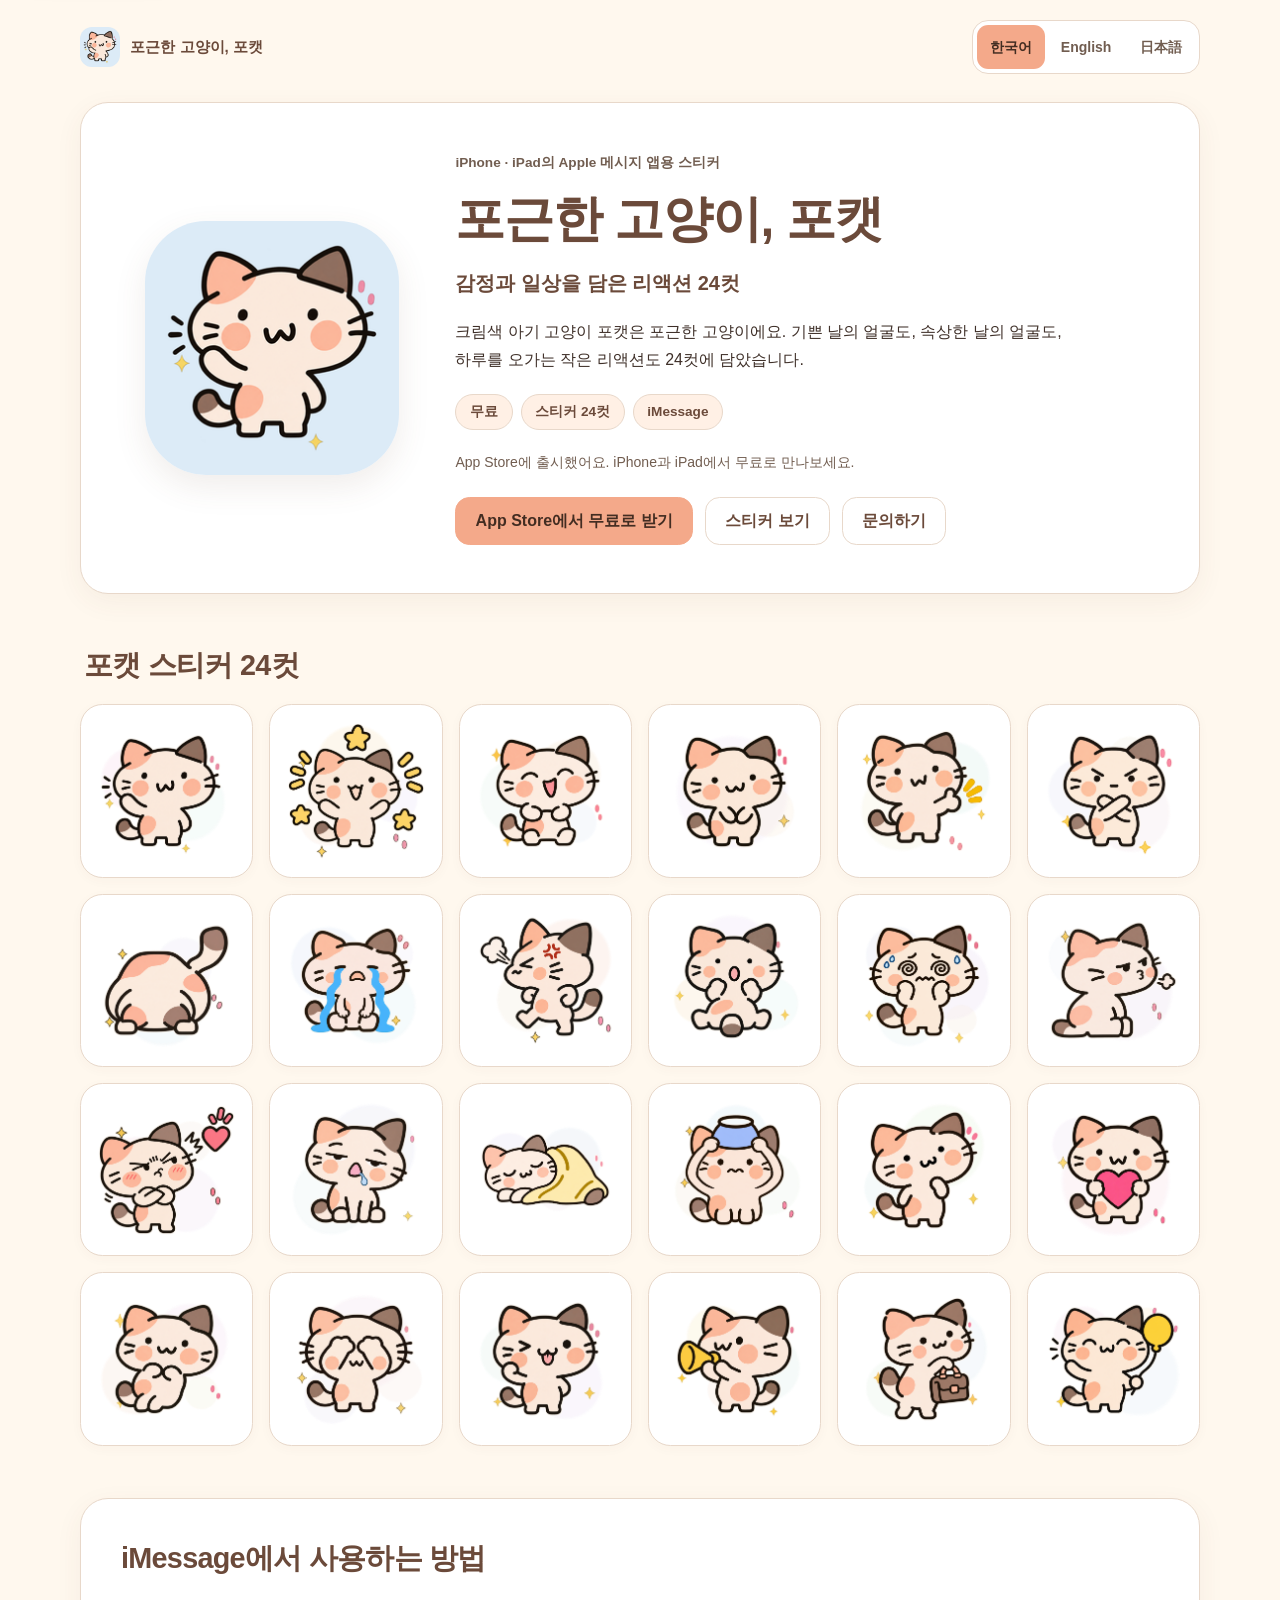
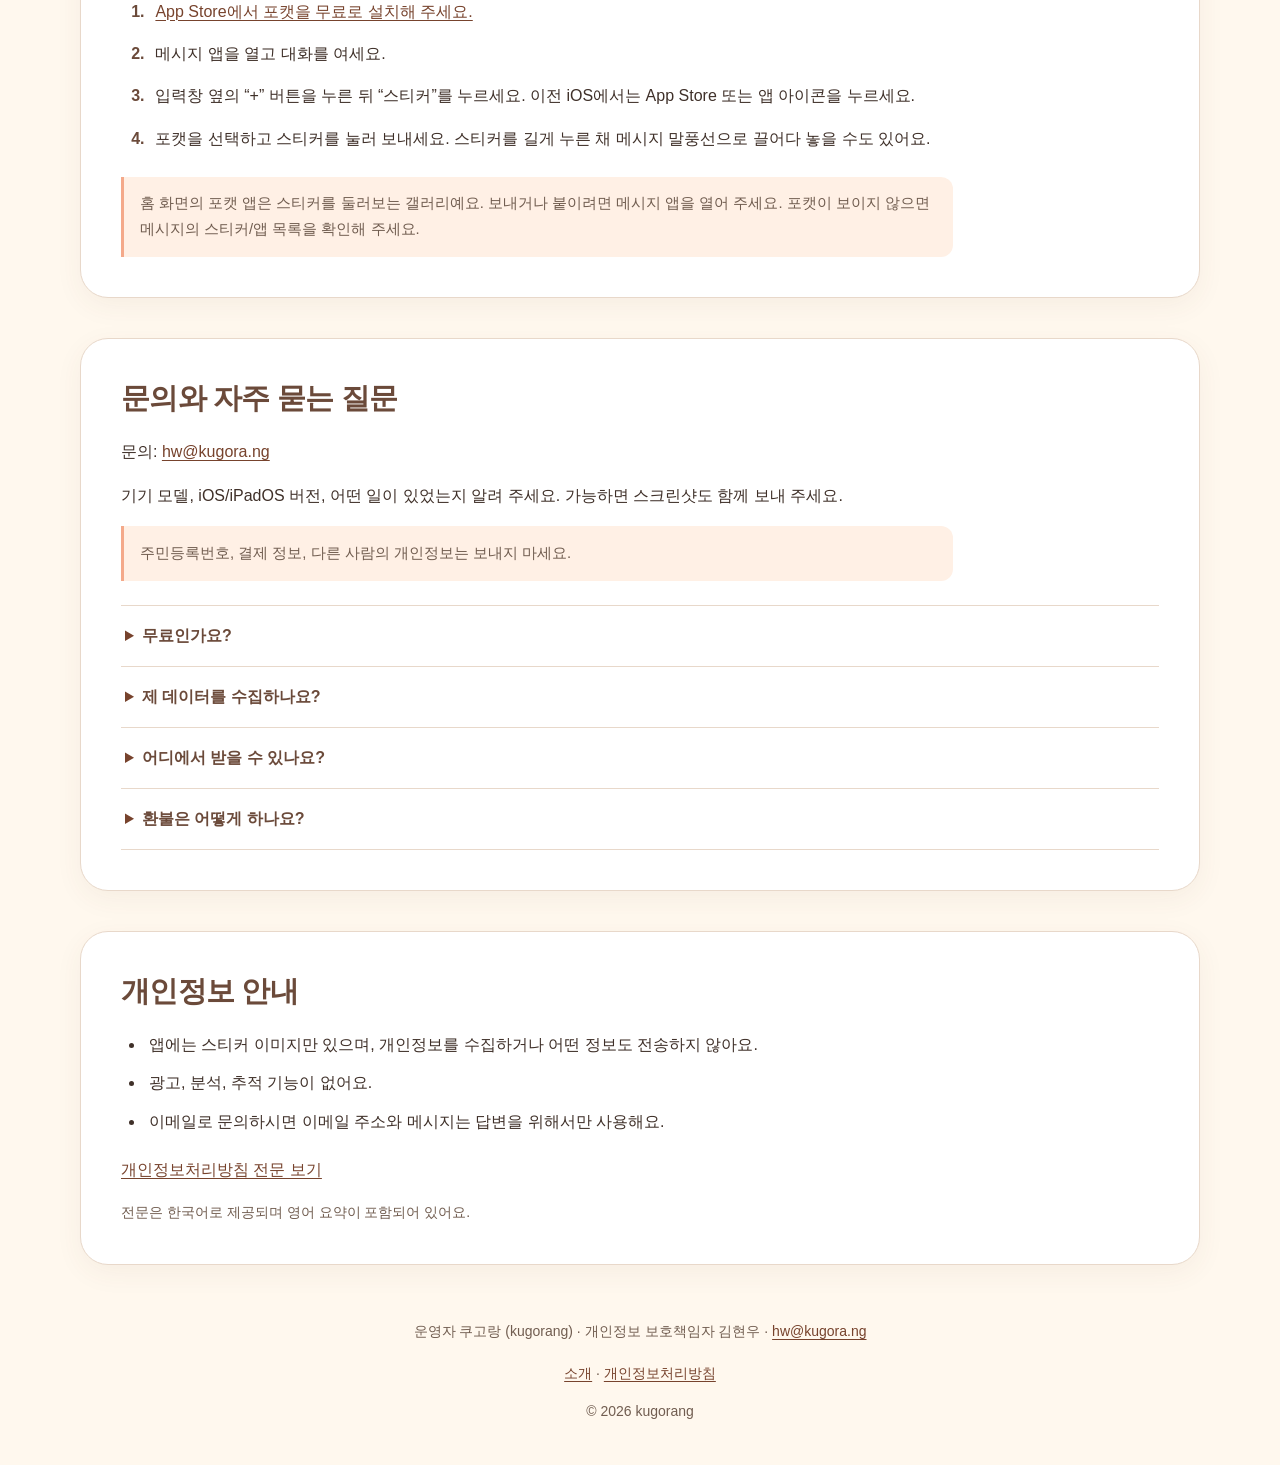
<file: index.html>
<!doctype html>
<html lang="ko" data-language="ko">
<head>
  <meta charset="utf-8">
  <meta name="viewport" content="width=device-width, initial-scale=1">
  <title>포근한 고양이, 포캣</title>
  <meta name="description" content="크림색 아기 고양이 포캣의 iMessage 스티커 24컷. App Store에서 무료로 만나보세요.">
  <meta name="theme-color" content="#FFF8EE" media="(prefers-color-scheme: light)">
  <meta name="theme-color" content="#241F1C" media="(prefers-color-scheme: dark)">
  <meta property="og:type" content="website">
  <meta property="og:url" content="https://pokat.kugora.ng/">
  <meta property="og:title" content="포근한 고양이, 포캣">
  <meta property="og:description" content="감정과 일상을 담은 리액션 24컷. App Store에서 무료로 제공하는 iMessage 스티커 앱입니다.">
  <meta property="og:image" content="https://pokat.kugora.ng/assets/icon-256.png">
  <link rel="icon" type="image/png" sizes="64x64" href="/assets/favicon-64.png">
  <link rel="apple-touch-icon" href="/assets/apple-touch-icon.png">
  <link rel="stylesheet" href="/assets/site.css">
</head>
<body>
  <a class="skip-link" href="#main">
    <span data-lang="ko" lang="ko">본문으로 건너뛰기</span>
    <span data-lang="en" lang="en">Skip to content</span>
    <span data-lang="ja" lang="ja">本文へスキップ</span>
  </a>

  <header class="site-header">
    <a class="brand" href="/">
      <img src="/assets/icon-256.png" width="40" height="40" alt="포캣 앱 아이콘" data-alt-en="Pokat app icon" data-alt-ja="ポキャットのアプリアイコン" decoding="async">
      <span data-lang="ko" lang="ko">포근한 고양이, 포캣</span>
      <span data-lang="en" lang="en">Cozy Pocket Cat, Pokat</span>
      <span data-lang="ja" lang="ja">ポキャット ほっこりポケットねこ</span>
    </a>
    <div class="language-toggle" role="group" aria-label="언어 / Language / 言語">
      <button type="button" lang="ko" data-switch="ko" aria-pressed="true">한국어</button>
      <button type="button" lang="en" data-switch="en" aria-pressed="false">English</button>
      <button type="button" lang="ja" data-switch="ja" aria-pressed="false">日本語</button>
    </div>
  </header>

  <main id="main" class="site-main" tabindex="-1">
    <section class="hero card" aria-labelledby="hero-title">
      <div class="hero-art">
        <img class="hero-icon" src="/assets/icon-256.png" width="256" height="256" alt="포캣 앱 아이콘" data-alt-en="Pokat app icon" data-alt-ja="ポキャットのアプリアイコン" decoding="async" fetchpriority="high">
      </div>
      <div class="hero-copy">
        <p class="eyebrow">
          <span data-lang="ko" lang="ko">iPhone · iPad의 Apple 메시지 앱용 스티커</span>
          <span data-lang="en" lang="en">Stickers for Apple’s Messages app on iPhone · iPad</span>
          <span data-lang="ja" lang="ja">iPhone・iPadのAppleメッセージアプリ用ステッカー</span>
        </p>
        <h1 id="hero-title">
          <span data-lang="ko" lang="ko">포근한 고양이, 포캣</span>
          <span data-lang="en" lang="en">Cozy Pocket Cat, Pokat</span>
          <span data-lang="ja" lang="ja"><span class="nowrap">ポキャット</span> <span class="nowrap">ほっこりポケットねこ</span></span>
        </h1>
        <p class="subtitle">
          <span data-lang="ko" lang="ko">감정과 일상을 담은 리액션 24컷</span>
          <span data-lang="en" lang="en">24 daily feeling reactions</span>
          <span data-lang="ja" lang="ja">気持ちと日常のリアクション24点</span>
        </p>
        <p class="intro">
          <span data-lang="ko" lang="ko">크림색 아기 고양이 포캣은 포근한 고양이에요. 기쁜 날의 얼굴도, 속상한 날의 얼굴도, 하루를 오가는 작은 리액션도 24컷에 담았습니다.</span>
          <span data-lang="en" lang="en">Pokat is a cream kitten and a cozy pocket cat. These 24 reactions are for glad days, hard days, and the small moods in between.</span>
          <span data-lang="ja" lang="ja">ポキャットはクリーム色の子猫です。ほっこりポケットねことして、うれしい日の顔も、つらい日の顔も、一日のなかの小さなリアクションも24点にしました。</span>
        </p>
        <ul class="chips">
          <li>
            <span data-lang="ko" lang="ko">무료</span>
            <span data-lang="en" lang="en">Free</span>
            <span data-lang="ja" lang="ja">無料</span>
          </li>
          <li>
            <span data-lang="ko" lang="ko">스티커 24컷</span>
            <span data-lang="en" lang="en">24 stickers</span>
            <span data-lang="ja" lang="ja">ステッカー24点</span>
          </li>
          <li>iMessage</li>
        </ul>
        <p class="status">
          <span data-lang="ko" lang="ko">App Store에 출시했어요. iPhone과 iPad에서 무료로 만나보세요.</span>
          <span data-lang="en" lang="en">Now on the App Store. Get Pokat for free on iPhone and iPad.</span>
          <span data-lang="ja" lang="ja">App Storeで公開しました。iPhoneとiPadで無料でご利用いただけます。</span>
        </p>
        <div class="hero-actions">
          <a class="button button-primary" href="https://apps.apple.com/app/id6832488396">
            <span data-lang="ko" lang="ko">App Store에서 무료로 받기</span>
            <span data-lang="en" lang="en">Get it free on the App Store</span>
            <span data-lang="ja" lang="ja">App Storeで無料ダウンロード</span>
          </a>
          <a class="button button-secondary" href="#stickers">
            <span data-lang="ko" lang="ko">스티커 보기</span>
            <span data-lang="en" lang="en">See the stickers</span>
            <span data-lang="ja" lang="ja">ステッカーを見る</span>
          </a>
          <a class="button button-secondary" href="#support">
            <span data-lang="ko" lang="ko">문의하기</span>
            <span data-lang="en" lang="en">Contact support</span>
            <span data-lang="ja" lang="ja">お問い合わせ</span>
          </a>
        </div>
      </div>
    </section>

    <section id="stickers" class="gallery-section" aria-labelledby="stickers-title">
      <h2 id="stickers-title">
        <span data-lang="ko" lang="ko">포캣 스티커 24컷</span>
        <span data-lang="en" lang="en">The 24 Pokat stickers</span>
        <span data-lang="ja" lang="ja">ポキャットのステッカー24点</span>
      </h2>
      <ul class="sticker-grid">
        <li><img src="/assets/stickers/01.webp" width="240" height="240" alt="포캣 스티커 1" data-sticker="1" loading="lazy" decoding="async"></li>
        <li><img src="/assets/stickers/02.webp" width="240" height="240" alt="포캣 스티커 2" data-sticker="2" loading="lazy" decoding="async"></li>
        <li><img src="/assets/stickers/03.webp" width="240" height="240" alt="포캣 스티커 3" data-sticker="3" loading="lazy" decoding="async"></li>
        <li><img src="/assets/stickers/04.webp" width="240" height="240" alt="포캣 스티커 4" data-sticker="4" loading="lazy" decoding="async"></li>
        <li><img src="/assets/stickers/05.webp" width="240" height="240" alt="포캣 스티커 5" data-sticker="5" loading="lazy" decoding="async"></li>
        <li><img src="/assets/stickers/06.webp" width="240" height="240" alt="포캣 스티커 6" data-sticker="6" loading="lazy" decoding="async"></li>
        <li><img src="/assets/stickers/07.webp" width="240" height="240" alt="포캣 스티커 7" data-sticker="7" loading="lazy" decoding="async"></li>
        <li><img src="/assets/stickers/08.webp" width="240" height="240" alt="포캣 스티커 8" data-sticker="8" loading="lazy" decoding="async"></li>
        <li><img src="/assets/stickers/09.webp" width="240" height="240" alt="포캣 스티커 9" data-sticker="9" loading="lazy" decoding="async"></li>
        <li><img src="/assets/stickers/10.webp" width="240" height="240" alt="포캣 스티커 10" data-sticker="10" loading="lazy" decoding="async"></li>
        <li><img src="/assets/stickers/11.webp" width="240" height="240" alt="포캣 스티커 11" data-sticker="11" loading="lazy" decoding="async"></li>
        <li><img src="/assets/stickers/12.webp" width="240" height="240" alt="포캣 스티커 12" data-sticker="12" loading="lazy" decoding="async"></li>
        <li><img src="/assets/stickers/13.webp" width="240" height="240" alt="포캣 스티커 13" data-sticker="13" loading="lazy" decoding="async"></li>
        <li><img src="/assets/stickers/14.webp" width="240" height="240" alt="포캣 스티커 14" data-sticker="14" loading="lazy" decoding="async"></li>
        <li><img src="/assets/stickers/15.webp" width="240" height="240" alt="포캣 스티커 15" data-sticker="15" loading="lazy" decoding="async"></li>
        <li><img src="/assets/stickers/16.webp" width="240" height="240" alt="포캣 스티커 16" data-sticker="16" loading="lazy" decoding="async"></li>
        <li><img src="/assets/stickers/17.webp" width="240" height="240" alt="포캣 스티커 17" data-sticker="17" loading="lazy" decoding="async"></li>
        <li><img src="/assets/stickers/18.webp" width="240" height="240" alt="포캣 스티커 18" data-sticker="18" loading="lazy" decoding="async"></li>
        <li><img src="/assets/stickers/19.webp" width="240" height="240" alt="포캣 스티커 19" data-sticker="19" loading="lazy" decoding="async"></li>
        <li><img src="/assets/stickers/20.webp" width="240" height="240" alt="포캣 스티커 20" data-sticker="20" loading="lazy" decoding="async"></li>
        <li><img src="/assets/stickers/21.webp" width="240" height="240" alt="포캣 스티커 21" data-sticker="21" loading="lazy" decoding="async"></li>
        <li><img src="/assets/stickers/22.webp" width="240" height="240" alt="포캣 스티커 22" data-sticker="22" loading="lazy" decoding="async"></li>
        <li><img src="/assets/stickers/23.webp" width="240" height="240" alt="포캣 스티커 23" data-sticker="23" loading="lazy" decoding="async"></li>
        <li><img src="/assets/stickers/24.webp" width="240" height="240" alt="포캣 스티커 24" data-sticker="24" loading="lazy" decoding="async"></li>
      </ul>
    </section>

    <section id="how" class="card text-section" aria-labelledby="how-title">
      <h2 id="how-title">
        <span data-lang="ko" lang="ko">iMessage에서 사용하는 방법</span>
        <span data-lang="en" lang="en">How to use in iMessage</span>
        <span data-lang="ja" lang="ja">iMessageでの使い方</span>
      </h2>
      <ol class="steps" data-lang="ko" lang="ko">
        <li><a href="https://apps.apple.com/app/id6832488396">App Store에서 포캣을 무료로 설치해 주세요.</a></li>
        <li>메시지 앱을 열고 대화를 여세요.</li>
        <li>입력창 옆의 “+” 버튼을 누른 뒤 “스티커”를 누르세요. 이전 iOS에서는 App Store 또는 앱 아이콘을 누르세요.</li>
        <li>포캣을 선택하고 스티커를 눌러 보내세요. 스티커를 길게 누른 채 메시지 말풍선으로 끌어다 놓을 수도 있어요.</li>
      </ol>
      <ol class="steps" data-lang="en" lang="en">
        <li><a href="https://apps.apple.com/app/id6832488396">Install Pokat for free from the App Store.</a></li>
        <li>Open the Messages app and open a conversation.</li>
        <li>Tap the “+” button next to the text field, then tap “Stickers.” On older iOS, tap the App Store or apps icon.</li>
        <li>Choose Pokat and tap a sticker to send it, or touch and hold a sticker and drag it onto a message bubble.</li>
      </ol>
      <ol class="steps" data-lang="ja" lang="ja">
        <li><a href="https://apps.apple.com/app/id6832488396">App Storeからポキャットを無料でインストールします。</a></li>
        <li>メッセージアプリを開き、会話を開きます。</li>
        <li>入力欄の横にある「+」ボタンをタップし、「ステッカー」をタップします。以前のiOSでは、App Storeまたはアプリのアイコンをタップします。</li>
        <li>ポキャットを選んでステッカーをタップすると送信できます。ステッカーを長押しして、メッセージの吹き出しにドラッグすることもできます。</li>
      </ol>
      <p class="note">
        <span data-lang="ko" lang="ko">홈 화면의 포캣 앱은 스티커를 둘러보는 갤러리예요. 보내거나 붙이려면 메시지 앱을 열어 주세요. 포캣이 보이지 않으면 메시지의 스티커/앱 목록을 확인해 주세요.</span>
        <span data-lang="en" lang="en">The Pokat app on your Home Screen is a sticker gallery. To send or place stickers, open Messages. If Pokat does not appear, check the sticker/app list in Messages.</span>
        <span data-lang="ja" lang="ja">ホーム画面のポキャットアプリはステッカーのギャラリーです。送信したり貼り付けたりするには、メッセージアプリを開いてください。表示されない場合は、メッセージのステッカー／アプリ一覧を確認してください。</span>
      </p>
    </section>

    <section id="support" class="card text-section" aria-labelledby="support-title">
      <h2 id="support-title">
        <span data-lang="ko" lang="ko">문의와 자주 묻는 질문</span>
        <span data-lang="en" lang="en">Support &amp; FAQ</span>
        <span data-lang="ja" lang="ja">お問い合わせ・よくある質問</span>
      </h2>
      <p class="contact-line">
        <span data-lang="ko" lang="ko">문의: </span>
        <span data-lang="en" lang="en">Contact: </span>
        <span data-lang="ja" lang="ja">お問い合わせ： </span>
        <a href="mailto:hw@kugora.ng">hw@kugora.ng</a>
      </p>
      <p>
        <span data-lang="ko" lang="ko">기기 모델, iOS/iPadOS 버전, 어떤 일이 있었는지 알려 주세요. 가능하면 스크린샷도 함께 보내 주세요.</span>
        <span data-lang="en" lang="en">Please include your device model, iOS/iPadOS version, what happened, and a screenshot if possible.</span>
        <span data-lang="ja" lang="ja">端末のモデル、iOS/iPadOSのバージョン、起きたことをお知らせください。可能であればスクリーンショットも添えてください。</span>
      </p>
      <p class="note">
        <span data-lang="ko" lang="ko">주민등록번호, 결제 정보, 다른 사람의 개인정보는 보내지 마세요.</span>
        <span data-lang="en" lang="en">Do not send resident registration numbers, payment information, or other people’s personal information.</span>
        <span data-lang="ja" lang="ja">住民登録番号、支払い情報、他の人の個人情報は送らないでください。</span>
      </p>
      <div class="faq">
        <details>
          <summary>
            <span data-lang="ko" lang="ko">무료인가요?</span>
            <span data-lang="en" lang="en">Is it free?</span>
            <span data-lang="ja" lang="ja">無料ですか？</span>
          </summary>
          <p>
            <span data-lang="ko" lang="ko">네, 무료예요.</span>
            <span data-lang="en" lang="en">Yes, it’s free.</span>
            <span data-lang="ja" lang="ja">はい、無料です。</span>
          </p>
        </details>
        <details>
          <summary>
            <span data-lang="ko" lang="ko">제 데이터를 수집하나요?</span>
            <span data-lang="en" lang="en">Does it collect my data?</span>
            <span data-lang="ja" lang="ja">データを収集しますか？</span>
          </summary>
          <p>
            <span data-lang="ko" lang="ko">아니요. 개인정보를 수집하지 않아요. <a href="/privacy.html">개인정보처리방침</a>을 확인해 주세요.</span>
            <span data-lang="en" lang="en">No. It collects no personal data. See the <a href="/privacy.html">privacy policy</a>.</span>
            <span data-lang="ja" lang="ja">いいえ。個人情報は収集しません。<a href="/privacy.html">プライバシーポリシー</a>をご確認ください。</span>
          </p>
        </details>
        <details>
          <summary>
            <span data-lang="ko" lang="ko">어디에서 받을 수 있나요?</span>
            <span data-lang="en" lang="en">Where can I get it?</span>
            <span data-lang="ja" lang="ja">どこで入手できますか？</span>
          </summary>
          <p>
            <span data-lang="ko" lang="ko">App Store에 출시했어요. iPhone과 iPad에서 무료로 만나보세요.</span>
            <span data-lang="en" lang="en">Download Pokat for free from the App Store, then use its stickers in Messages.</span>
            <span data-lang="ja" lang="ja">App Storeで公開しました。iPhoneとiPadで無料でご利用いただけます。</span>
          </p>
        </details>
        <details>
          <summary>
            <span data-lang="ko" lang="ko">환불은 어떻게 하나요?</span>
            <span data-lang="en" lang="en">Refunds?</span>
            <span data-lang="ja" lang="ja">返金については？</span>
          </summary>
          <p>
            <span data-lang="ko" lang="ko">포캣은 무료예요. App Store 구매 관련 문제는 <a href="https://support.apple.com/118223">Apple의 공식 환불 절차</a>를 이용해 주세요.</span>
            <span data-lang="en" lang="en">Pokat is free. For App Store purchase issues, use <a href="https://support.apple.com/118223">Apple’s official refund process</a>.</span>
            <span data-lang="ja" lang="ja">ポキャットは無料です。App Storeでの購入に関する問題は、<a href="https://support.apple.com/118223">Appleの公式返金手続き</a>をご利用ください。</span>
          </p>
        </details>
      </div>
    </section>

    <section id="privacy" class="card text-section" aria-labelledby="privacy-title">
      <h2 id="privacy-title">
        <span data-lang="ko" lang="ko">개인정보 안내</span>
        <span data-lang="en" lang="en">Privacy at a glance</span>
        <span data-lang="ja" lang="ja">プライバシーについて</span>
      </h2>
      <ul class="privacy-list" data-lang="ko" lang="ko">
        <li>앱에는 스티커 이미지만 있으며, 개인정보를 수집하거나 어떤 정보도 전송하지 않아요.</li>
        <li>광고, 분석, 추적 기능이 없어요.</li>
        <li>이메일로 문의하시면 이메일 주소와 메시지는 답변을 위해서만 사용해요.</li>
      </ul>
      <ul class="privacy-list" data-lang="en" lang="en">
        <li>The app contains only sticker images. It collects no personal data and sends nothing.</li>
        <li>There are no ads, analytics, or tracking.</li>
        <li>If you email us, your email address and message are used only to reply.</li>
      </ul>
      <ul class="privacy-list" data-lang="ja" lang="ja">
        <li>アプリにはステッカー画像のみが含まれ、個人情報を収集せず、情報を送信することもありません。</li>
        <li>広告、アクセス解析、トラッキングはありません。</li>
        <li>メールでお問い合わせいただいた場合、メールアドレスと内容は返信のためだけに使用します。</li>
      </ul>
      <p>
        <a href="/privacy.html">
          <span data-lang="ko" lang="ko">개인정보처리방침 전문 보기</span>
          <span data-lang="en" lang="en">Read the full privacy policy</span>
          <span data-lang="ja" lang="ja">プライバシーポリシー全文を見る</span>
        </a>
      </p>
      <p class="small muted">
        <span data-lang="ko" lang="ko">전문은 한국어로 제공되며 영어 요약이 포함되어 있어요.</span>
        <span data-lang="en" lang="en">The full policy is in Korean, with an English summary.</span>
        <span data-lang="ja" lang="ja">全文は韓国語で、英語の要約が含まれています。</span>
      </p>
    </section>
  </main>

  <footer class="site-footer">
    <p>
      <span data-lang="ko" lang="ko">운영자 쿠고랑 (kugorang) · 개인정보 보호책임자 김현우</span>
      <span data-lang="en" lang="en">Operator: kugorang · Privacy officer: Hyeonwoo Kim</span>
      <span data-lang="ja" lang="ja">運営者：쿠고랑 (kugorang) · 個人情報保護責任者：김현우 (Hyeonwoo Kim)</span>
      <span class="footer-contact"> · <a href="mailto:hw@kugora.ng">hw@kugora.ng</a></span>
    </p>
    <nav aria-label="소개 / About / サイト情報">
      <a href="/">
        <span data-lang="ko" lang="ko">소개</span>
        <span data-lang="en" lang="en">About</span>
        <span data-lang="ja" lang="ja">紹介</span>
      </a>
      <span aria-hidden="true"> · </span>
      <a href="/privacy.html">
        <span data-lang="ko" lang="ko">개인정보처리방침</span>
        <span data-lang="en" lang="en">Privacy policy</span>
        <span data-lang="ja" lang="ja">プライバシーポリシー</span>
      </a>
    </nav>
    <p>© 2026 kugorang</p>
  </footer>

  <script>
    (() => {
      const root = document.documentElement;
      const buttons = document.querySelectorAll('[data-switch]');
      const valid = lang => ['ko', 'en', 'ja'].includes(lang);
      document.querySelectorAll('img[data-alt-en]').forEach(img => {
        img.dataset.altKo = img.alt;
      });
      function setLanguage(lang, remember) {
        if (!valid(lang)) lang = 'ko';
        root.lang = lang;
        root.dataset.language = lang;
        buttons.forEach(button => {
          button.setAttribute('aria-pressed', String(button.dataset.switch === lang));
        });
        document.querySelectorAll('img[data-sticker]').forEach(img => {
          const prefix = {ko: '포캣 스티커 ', en: 'Pokat sticker ', ja: 'ポキャット ステッカー '};
          img.alt = prefix[lang] + img.dataset.sticker;
        });
        document.querySelectorAll('img[data-alt-en]').forEach(img => {
          img.alt = img.getAttribute('data-alt-' + lang);
        });
        if (remember) {
          try { localStorage.setItem('pokat-language', lang); } catch (_) {}
        }
      }
      buttons.forEach(button => {
        button.addEventListener('click', () => setLanguage(button.dataset.switch, true));
      });
      const query = new URLSearchParams(location.search).get('lang');
      let saved = null;
      try { saved = localStorage.getItem('pokat-language'); } catch (_) {}
      setLanguage(valid(query) ? query : valid(saved) ? saved : 'ko', valid(query));
    })();
  </script>
</body>
</html>
</file>
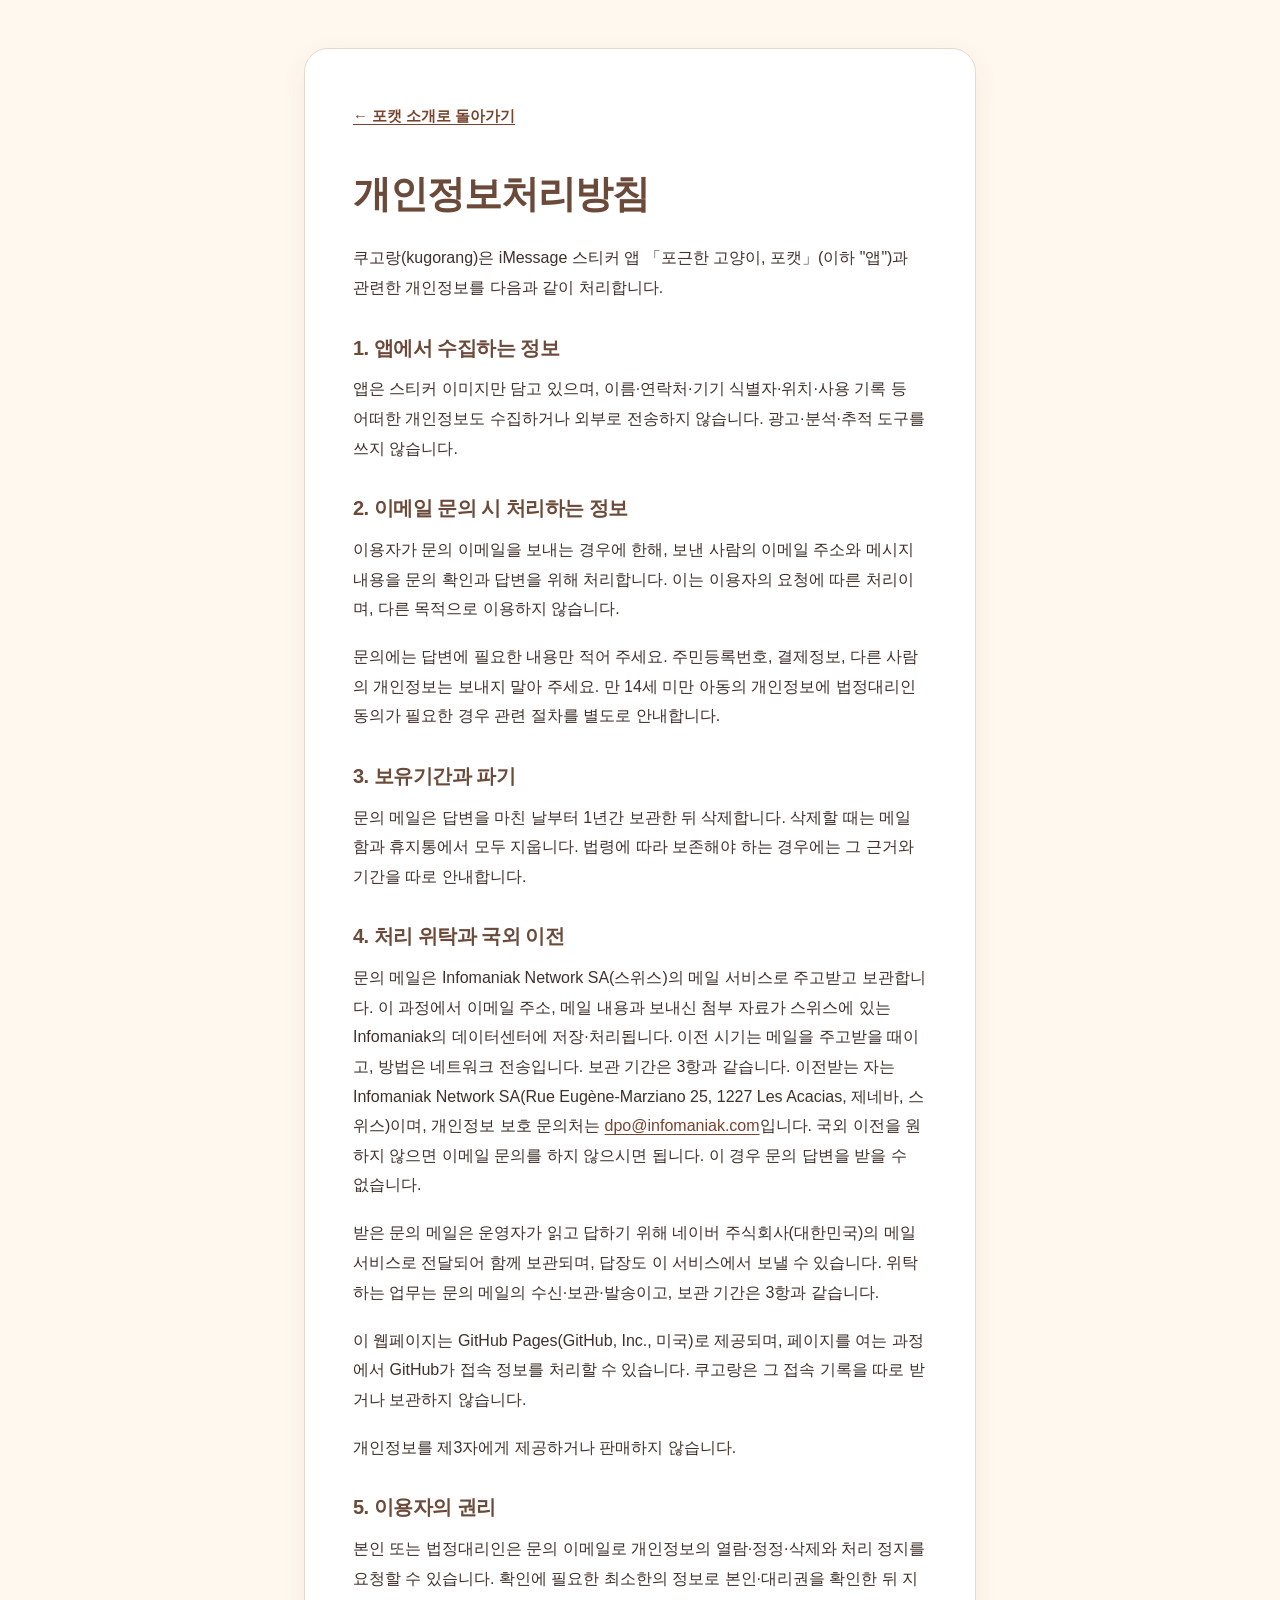
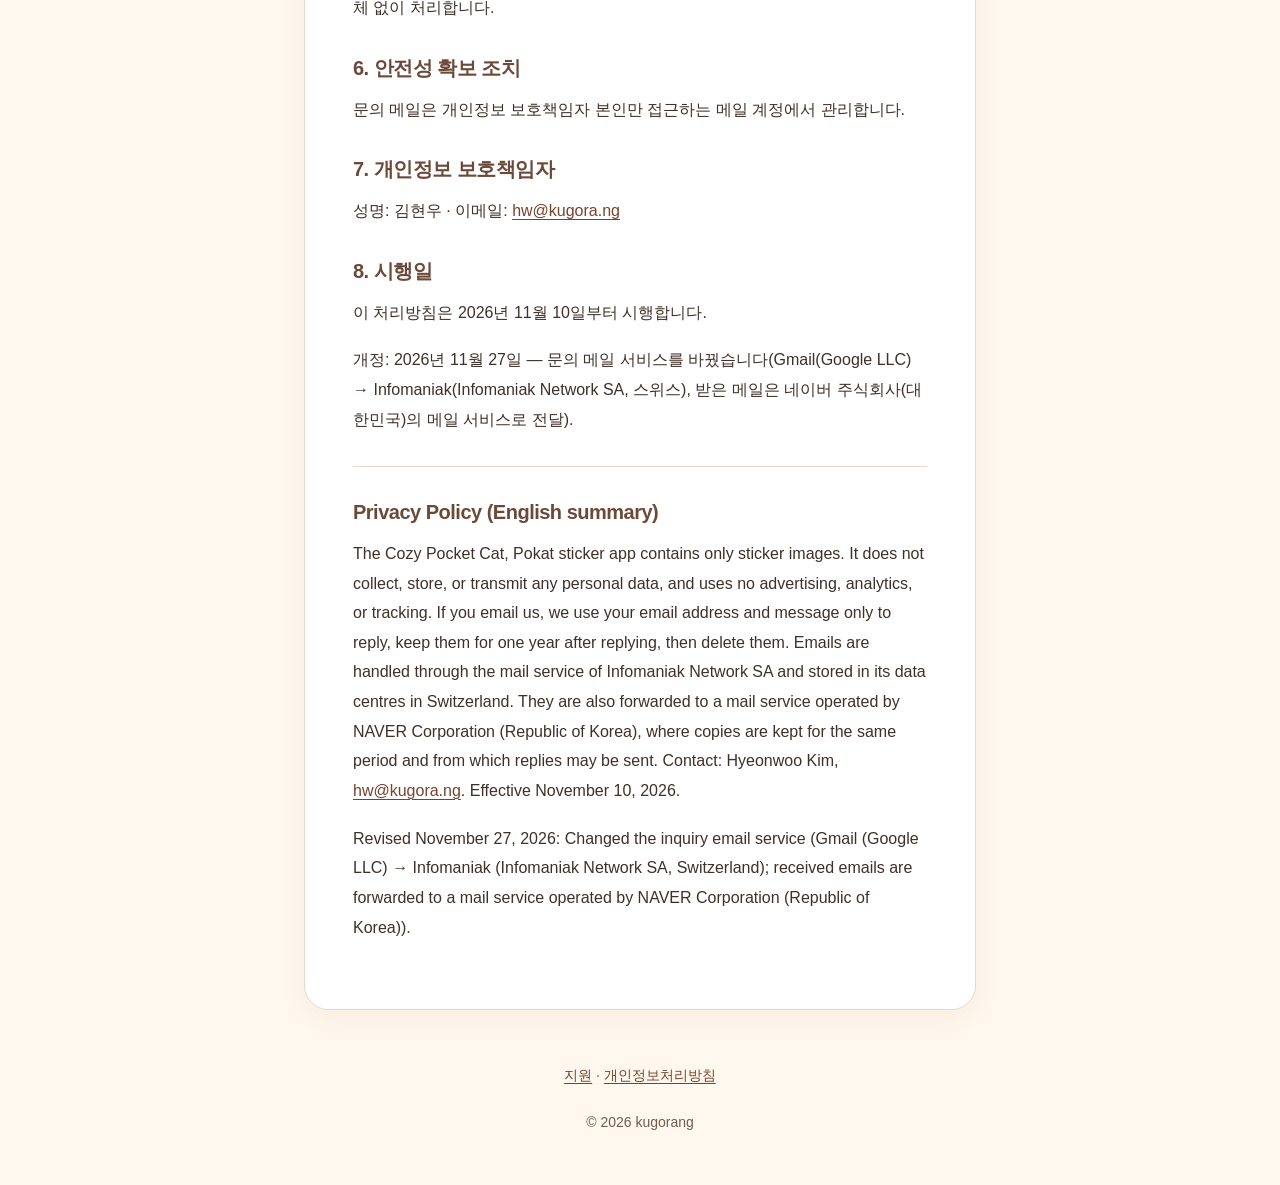
<file: privacy.html>
<!DOCTYPE html>
<html lang="ko">
<head>
<meta charset="utf-8">
<meta name="viewport" content="width=device-width, initial-scale=1">
<title>포근한 고양이, 포캣 개인정보처리방침</title>
<link rel="icon" href="/assets/favicon-64.png">
<link rel="stylesheet" href="/assets/site.css">
</head>
<body class="doc">
<main>
<p class="back-link"><a href="/">← 포캣 소개로 돌아가기</a></p>
<h1>개인정보처리방침</h1>
<p>쿠고랑(kugorang)은 iMessage 스티커 앱 「포근한 고양이, 포캣」(이하 "앱")과 관련한 개인정보를 다음과 같이 처리합니다.</p>
<h2>1. 앱에서 수집하는 정보</h2>
<p>앱은 스티커 이미지만 담고 있으며, 이름·연락처·기기 식별자·위치·사용 기록 등 어떠한 개인정보도 수집하거나 외부로 전송하지 않습니다. 광고·분석·추적 도구를 쓰지 않습니다.</p>
<h2>2. 이메일 문의 시 처리하는 정보</h2>
<p>이용자가 문의 이메일을 보내는 경우에 한해, 보낸 사람의 이메일 주소와 메시지 내용을 문의 확인과 답변을 위해 처리합니다. 이는 이용자의 요청에 따른 처리이며, 다른 목적으로 이용하지 않습니다.</p>
<p>문의에는 답변에 필요한 내용만 적어 주세요. 주민등록번호, 결제정보, 다른 사람의 개인정보는 보내지 말아 주세요. 만 14세 미만 아동의 개인정보에 법정대리인 동의가 필요한 경우 관련 절차를 별도로 안내합니다.</p>
<h2>3. 보유기간과 파기</h2>
<p>문의 메일은 답변을 마친 날부터 1년간 보관한 뒤 삭제합니다. 삭제할 때는 메일함과 휴지통에서 모두 지웁니다. 법령에 따라 보존해야 하는 경우에는 그 근거와 기간을 따로 안내합니다.</p>
<h2>4. 처리 위탁과 국외 이전</h2>
<p>문의 메일은 Infomaniak Network SA(스위스)의 메일 서비스로 주고받고 보관합니다. 이 과정에서 이메일 주소, 메일 내용과 보내신 첨부 자료가 스위스에 있는 Infomaniak의 데이터센터에 저장·처리됩니다. 이전 시기는 메일을 주고받을 때이고, 방법은 네트워크 전송입니다. 보관 기간은 3항과 같습니다. 이전받는 자는 Infomaniak Network SA(Rue Eugène-Marziano 25, 1227 Les Acacias, 제네바, 스위스)이며, 개인정보 보호 문의처는 <a href="mailto:dpo@infomaniak.com">dpo@infomaniak.com</a>입니다. 국외 이전을 원하지 않으면 이메일 문의를 하지 않으시면 됩니다. 이 경우 문의 답변을 받을 수 없습니다.</p>
<p>받은 문의 메일은 운영자가 읽고 답하기 위해 네이버 주식회사(대한민국)의 메일 서비스로 전달되어 함께 보관되며, 답장도 이 서비스에서 보낼 수 있습니다. 위탁하는 업무는 문의 메일의 수신·보관·발송이고, 보관 기간은 3항과 같습니다.</p>
<p>이 웹페이지는 GitHub Pages(GitHub, Inc., 미국)로 제공되며, 페이지를 여는 과정에서 GitHub가 접속 정보를 처리할 수 있습니다. 쿠고랑은 그 접속 기록을 따로 받거나 보관하지 않습니다.</p>
<p>개인정보를 제3자에게 제공하거나 판매하지 않습니다.</p>
<h2>5. 이용자의 권리</h2>
<p>본인 또는 법정대리인은 문의 이메일로 개인정보의 열람·정정·삭제와 처리 정지를 요청할 수 있습니다. 확인에 필요한 최소한의 정보로 본인·대리권을 확인한 뒤 지체 없이 처리합니다.</p>
<h2>6. 안전성 확보 조치</h2>
<p>문의 메일은 개인정보 보호책임자 본인만 접근하는 메일 계정에서 관리합니다.</p>
<h2>7. 개인정보 보호책임자</h2>
<p>성명: 김현우 · 이메일: <a href="mailto:hw@kugora.ng">hw@kugora.ng</a></p>
<h2>8. 시행일</h2>
<p>이 처리방침은 2026년 11월 10일부터 시행합니다.</p>
<p>개정: 2026년 11월 27일 — 문의 메일 서비스를 바꿨습니다(Gmail(Google LLC) → Infomaniak(Infomaniak Network SA, 스위스), 받은 메일은 네이버 주식회사(대한민국)의 메일 서비스로 전달).</p>
<hr>
<h2>Privacy Policy (English summary)</h2>
<p>The Cozy Pocket Cat, Pokat sticker app contains only sticker images. It does not collect, store, or transmit any personal data, and uses no advertising, analytics, or tracking. If you email us, we use your email address and message only to reply, keep them for one year after replying, then delete them. Emails are handled through the mail service of Infomaniak Network SA and stored in its data centres in Switzerland. They are also forwarded to a mail service operated by NAVER Corporation (Republic of Korea), where copies are kept for the same period and from which replies may be sent. Contact: Hyeonwoo Kim, <a href="mailto:hw@kugora.ng">hw@kugora.ng</a>. Effective November 10, 2026.</p>
<p>Revised November 27, 2026: Changed the inquiry email service (Gmail (Google LLC) → Infomaniak (Infomaniak Network SA, Switzerland); received emails are forwarded to a mail service operated by NAVER Corporation (Republic of Korea)).</p>
</main>
<footer>
<p><a href="/">지원</a> · <a href="/privacy.html">개인정보처리방침</a></p>
<p>© 2026 kugorang</p>
</footer>
</body>
</html>
</file>
<file: assets/site.css>
:root {
  color-scheme: light dark;
  --bg: #fff8ee;
  --surface: #ffffff;
  --soft: #fff0e5;
  --text: #3f3029;
  --muted: #715d50;
  --brown: #6b4a3a;
  --peach: #f4a98a;
  --border: #e8d8ca;
  --link: #77432d;
  --focus: #94431e;
  --shadow: 0 8px 28px rgb(107 74 58 / 6%);
  font-family: -apple-system, BlinkMacSystemFont, "Apple SD Gothic Neo",
    "Hiragino Sans", "Hiragino Kaku Gothic ProN", "Malgun Gothic",
    "Segoe UI", Roboto, "Noto Sans KR", "Noto Sans JP", sans-serif;
}

* {
  box-sizing: border-box;
}

html {
  scroll-behavior: smooth;
  scroll-padding-top: 1.5rem;
}

html:not([data-language]) [data-lang]:not([data-lang="ko"]),
html[data-language="ko"] [data-lang]:not([data-lang="ko"]),
html[data-language="en"] [data-lang]:not([data-lang="en"]),
html[data-language="ja"] [data-lang]:not([data-lang="ja"]) {
  display: none !important;
}

body {
  margin: 0;
  background: var(--bg);
  color: var(--text);
  font-size: 1rem;
  line-height: 1.75;
  overflow-wrap: break-word;
  -webkit-text-size-adjust: 100%;
}

a {
  color: var(--link);
  text-underline-offset: 0.2em;
  text-decoration-thickness: 1px;
}

a:hover {
  text-decoration-thickness: 2px;
}

button,
a {
  -webkit-tap-highlight-color: transparent;
}

button {
  font: inherit;
}

:focus-visible {
  outline: 3px solid var(--focus);
  outline-offset: 4px;
}

main:focus {
  outline: none;
}

img {
  display: block;
  max-width: 100%;
  height: auto;
}

h1,
h2,
h3 {
  color: var(--brown);
  line-height: 1.35;
  letter-spacing: -0.025em;
  overflow-wrap: anywhere;
}

h1 {
  margin: 0 0 0.8rem;
  font-size: clamp(2rem, 4vw, 3.1rem);
  text-wrap: balance;
}

h2 {
  margin: 0 0 1.25rem;
  font-size: clamp(1.35rem, 2.5vw, 1.8rem);
  text-wrap: balance;
}

p {
  margin: 0 0 1rem;
}

ul,
ol {
  padding-inline-start: 1.5rem;
}

.skip-link {
  position: absolute;
  z-index: 10;
  top: 0.75rem;
  left: 1rem;
  padding: 0.65rem 1rem;
  border-radius: 0.75rem;
  background: var(--surface);
  color: var(--link);
  box-shadow: var(--shadow);
  transform: translateY(-180%);
}

.skip-link:focus {
  transform: translateY(0);
}

.site-header,
.site-main,
.site-footer {
  width: min(100% - 2rem, 70rem);
  margin-inline: auto;
}

.site-header {
  display: flex;
  align-items: center;
  justify-content: space-between;
  flex-wrap: wrap;
  gap: 1rem;
  padding-block: 1.25rem 1.75rem;
}

.brand {
  display: inline-flex;
  align-items: center;
  gap: 0.65rem;
  max-width: 100%;
  color: var(--brown);
  font-size: 0.95rem;
  font-weight: 700;
  line-height: 1.45;
  text-decoration: none;
}

.brand img {
  flex: 0 0 40px;
  border-radius: 12px;
}

.language-toggle {
  display: inline-flex;
  flex-wrap: wrap;
  gap: 0.2rem;
  padding: 0.25rem;
  border: 1px solid var(--border);
  border-radius: 1rem;
  background: var(--surface);
}

.language-toggle button {
  min-height: 44px;
  padding: 0.4rem 0.8rem;
  border: 0;
  border-radius: 0.7rem;
  background: transparent;
  color: var(--muted);
  cursor: pointer;
  font-size: 0.875rem;
  font-weight: 600;
}

.language-toggle button:hover {
  background: var(--soft);
  color: var(--text);
}

.language-toggle button[aria-pressed="true"] {
  background: var(--peach);
  color: #432d22;
}

.site-main {
  display: grid;
  gap: 2rem;
}

.card {
  border: 1px solid var(--border);
  border-radius: 1.75rem;
  background: var(--surface);
  box-shadow: var(--shadow);
}

.hero {
  display: grid;
  align-items: center;
  gap: 2rem;
  padding: clamp(1.5rem, 4vw, 3rem);
}

.hero-art {
  display: grid;
  place-items: center;
  padding: 1rem;
}

.hero-icon {
  width: clamp(144px, 24vw, 256px);
  border-radius: 24%;
  box-shadow: 0 12px 32px rgb(107 74 58 / 10%);
}

.eyebrow {
  margin-bottom: 0.7rem;
  color: var(--muted);
  font-size: 0.85rem;
  font-weight: 600;
}

.subtitle {
  margin-bottom: 1.1rem;
  color: var(--brown);
  font-size: clamp(1.05rem, 2vw, 1.25rem);
  font-weight: 600;
}

.intro {
  max-width: 39rem;
}

.chips {
  display: flex;
  flex-wrap: wrap;
  gap: 0.5rem;
  margin: 1.25rem 0;
  padding: 0;
  list-style: none;
}

.chips li {
  padding: 0.3rem 0.85rem;
  border: 1px solid var(--border);
  border-radius: 999px;
  background: var(--soft);
  color: var(--brown);
  font-size: 0.85rem;
  font-weight: 600;
}

.status {
  max-width: 40rem;
  color: var(--muted);
  font-size: 0.875rem;
}

.hero-actions {
  display: flex;
  flex-wrap: wrap;
  gap: 0.75rem;
  margin-top: 1.4rem;
}

.button {
  display: inline-flex;
  min-height: 48px;
  align-items: center;
  justify-content: center;
  padding: 0.65rem 1.2rem;
  border: 1px solid transparent;
  border-radius: 0.9rem;
  font-weight: 700;
  line-height: 1.5;
  text-align: center;
  text-decoration: none;
}

.button:hover {
  text-decoration: underline;
}

.button-primary {
  border-color: var(--peach);
  background: var(--peach);
  color: #432d22;
}

.button-secondary {
  border-color: var(--border);
  background: var(--surface);
  color: var(--brown);
}

.gallery-section {
  padding-block: 0.75rem;
}

.gallery-section h2 {
  padding-inline: 0.25rem;
}

.sticker-grid {
  display: grid;
  grid-template-columns: repeat(4, minmax(0, 1fr));
  gap: clamp(0.4rem, 1.5vw, 1rem);
  margin: 0;
  padding: 0;
  list-style: none;
}

.sticker-grid li {
  min-width: 0;
  overflow: hidden;
  padding: clamp(0.15rem, 0.7vw, 0.6rem);
  border: 1px solid var(--border);
  border-radius: clamp(0.85rem, 2vw, 1.4rem);
  background: var(--surface);
  box-shadow: 0 3px 12px rgb(107 74 58 / 3%);
}

.sticker-grid img {
  width: 100%;
  aspect-ratio: 1;
  object-fit: contain;
}

.text-section {
  padding: clamp(1.4rem, 4vw, 2.5rem);
}

.text-section > p,
.text-section > ul,
.text-section > ol {
  max-width: 52rem;
}

.text-section > :last-child {
  margin-bottom: 0;
}

.steps {
  margin: 0 0 1.5rem;
  padding-inline-start: 1.75rem;
}

.steps li {
  padding-inline-start: 0.4rem;
  margin-bottom: 0.9rem;
}

.steps li::marker {
  color: var(--brown);
  font-weight: 700;
}

.note {
  padding: 0.9rem 1rem;
  border-inline-start: 3px solid var(--peach);
  border-radius: 0 0.75rem 0.75rem 0;
  background: var(--soft);
  color: var(--muted);
  font-size: 0.925rem;
}

.contact-line a,
.site-footer a,
body.doc a {
  overflow-wrap: anywhere;
}

.faq {
  margin-top: 1.5rem;
  border-top: 1px solid var(--border);
}

details {
  border-bottom: 1px solid var(--border);
}

summary {
  padding: 1rem 0.25rem;
  color: var(--brown);
  font-weight: 650;
  cursor: pointer;
}

summary::marker {
  color: var(--link);
}

details p {
  max-width: 48rem;
  padding: 0 0.25rem 0.25rem;
}

.privacy-list {
  margin-block: 0 1.25rem;
}

.privacy-list li {
  margin-bottom: 0.65rem;
  padding-inline-start: 0.25rem;
}

.small {
  font-size: 0.875rem;
}

.muted {
  color: var(--muted);
}

footer {
  color: var(--muted);
  font-size: 0.875rem;
  text-align: center;
}

.site-footer,
body.doc footer {
  padding-block: 2.5rem 2rem;
}

footer p {
  margin: 0.6rem 0;
}

footer a {
  display: inline-block;
  padding-block: 0.25rem;
}

.footer-contact {
  white-space: normal;
}

/* Shared styling for the standalone privacy document. */
body.doc {
  padding: clamp(1rem, 4vw, 3rem) 1rem 0;
}

body.doc main {
  width: 100%;
  max-width: 42rem;
  margin: 0 auto;
  padding: clamp(1.4rem, 5vw, 3rem);
  border: 1px solid var(--border);
  border-radius: 1.5rem;
  background: var(--surface);
  box-shadow: var(--shadow);
  line-height: 1.85;
}

body.doc h1 {
  margin-block: 0.75rem 1.5rem;
  font-size: clamp(1.8rem, 5vw, 2.4rem);
}

body.doc h2 {
  margin-block: 2rem 0.8rem;
  font-size: 1.25rem;
}

body.doc p {
  margin-bottom: 1.15rem;
}

body.doc ul,
body.doc ol {
  margin-block: 1rem;
}

body.doc li {
  margin-bottom: 0.5rem;
}

hr {
  height: 0;
  margin-block: 2rem;
  border: 0;
  border-top: 1px solid var(--border);
}

.back-link {
  display: inline-block;
  margin-bottom: 1rem;
  padding-block: 0.4rem;
  font-size: 0.925rem;
  font-weight: 600;
}

body.doc footer {
  width: 100%;
  max-width: 42rem;
  margin-inline: auto;
}

@media (min-width: 760px) {
  .hero {
    grid-template-columns: minmax(180px, 0.7fr) minmax(0, 1.7fr);
    gap: 2.5rem;
  }

  .sticker-grid {
    grid-template-columns: repeat(6, minmax(0, 1fr));
  }

  .site-main {
    gap: 2.5rem;
  }
}

@media (max-width: 480px) {
  .site-header {
    justify-content: center;
    padding-top: 1rem;
  }

  .brand {
    justify-content: center;
    text-align: center;
  }

  .hero {
    gap: 1rem;
  }

  .hero-art {
    padding-block: 0.25rem 0.75rem;
  }

  .hero-actions .button {
    flex: 1 1 8rem;
  }

  .site-footer {
    padding-inline: 0.5rem;
  }
}

@media (prefers-color-scheme: dark) {
  :root {
    --bg: #241f1c;
    --surface: #302823;
    --soft: #3d3028;
    --text: #fff0de;
    --muted: #d1bba9;
    --brown: #f3d6bb;
    --peach: #f4a98a;
    --border: #5b473a;
    --link: #ffc6a5;
    --focus: #ffc6a5;
    --shadow: 0 8px 28px rgb(0 0 0 / 16%);
  }

  .hero-icon {
    box-shadow: 0 12px 32px rgb(0 0 0 / 18%);
  }
}

@media (prefers-reduced-motion: reduce) {
  html {
    scroll-behavior: auto;
  }

  *,
  *::before,
  *::after {
    animation: none !important;
    transition: none !important;
  }
}

.nowrap { white-space: nowrap; }
</file>
